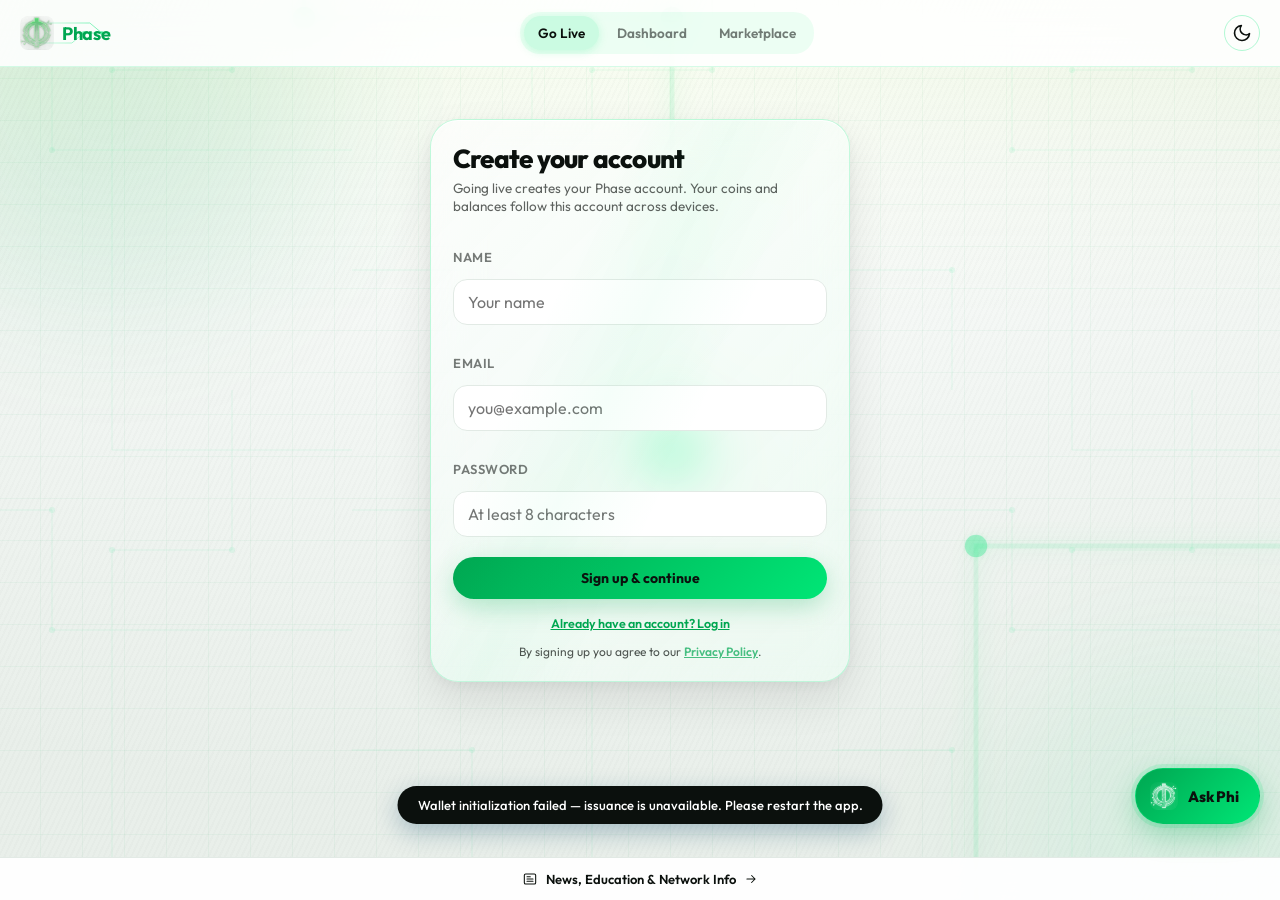
<file: index.html>
<!doctype html>
<html lang="en">
  <head>
    <meta charset="UTF-8" />
    <meta name="viewport" content="width=device-width, initial-scale=1.0, maximum-scale=1.0, user-scalable=no, viewport-fit=cover" />
    <meta name="theme-color" content="#e0f2fe" />
    <meta name="mobile-web-app-capable" content="yes" />
    <meta name="apple-mobile-web-app-capable" content="yes" />
    <meta name="apple-mobile-web-app-status-bar-style" content="default" />
    <title>Phase — Onchain Your Dreams</title>
    <meta name="description" content="Phase — onchain your dreams. Every person, business and asset on its own sovereign chain. Mint your coin from any AI agent chat.">
    <link rel="icon" type="image/png" href="./logo.png">
    <link rel="apple-touch-icon" href="./logo.png">
    <meta property="og:type" content="website">
    <meta property="og:site_name" content="Phase">
    <meta property="og:title" content="Phase — Onchain Your Dreams">
    <meta property="og:description" content="Every person, business and asset on its own sovereign chain. Mint your coin from any AI agent chat.">
    <meta property="og:image" content="https://phasebro.github.io/logo.png">
    <meta property="og:url" content="https://phasebro.github.io/">
    <meta name="twitter:card" content="summary">
    <meta name="twitter:title" content="Phase — Onchain Your Dreams">
    <meta name="twitter:description" content="Every person, business and asset on its own sovereign chain.">
    <meta name="twitter:image" content="https://phasebro.github.io/logo.png">
    <script>
      /* Pre-paint theme: apply the stored theme before React loads so dark
         mode never flashes light. Default (no stored value) is light. */
      try {
        if (localStorage.getItem("phase-theme") === "dark") document.documentElement.setAttribute("data-theme", "dark");
      } catch (e) {}
    </script>
    <script type="module" crossorigin src="./assets/index-DQWuhPqN.js"></script>
    <link rel="stylesheet" crossorigin href="./assets/index-py5SSqh6.css">
  </head>
  <body>
    <div id="root"></div>
  <!-- PHASE SPLASH: matrix rain + Φ logo reveal on open -->
<style>#phase-splash{z-index:99999;background:#040805;flex-direction:column;justify-content:center;align-items:center;animation:.5s 2.6s forwards phaseSplashHide;display:flex;position:fixed;inset:0;overflow:hidden}#phase-splash canvas{opacity:.55;width:100%;height:100%;position:absolute;inset:0}#phase-splash .plogo{background:linear-gradient(135deg,#00e676,#00a651 55%,#c9a227);color:#0000;filter:drop-shadow(0 0 26px #00e6768c);-webkit-background-clip:text;background-clip:text;line-height:1;animation:1.1s cubic-bezier(.2,.8,.25,1) both phaseLogoIn;position:relative}#phase-splash .pname{letter-spacing:9px;color:#fff;margin-top:10px;font-family:Outfit,system-ui,sans-serif;font-size:19px;font-weight:800;animation:1.1s cubic-bezier(.2,.8,.25,1) .15s both phaseLogoIn;position:relative}#phase-splash .ptag{letter-spacing:4px;color:#00e676;margin-top:6px;font-family:Outfit,system-ui,sans-serif;font-size:10.5px;animation:1.1s cubic-bezier(.2,.8,.25,1) .3s both phaseLogoIn;position:relative}@keyframes phaseLogoIn{0%{opacity:0;filter:blur(6px);transform:scale(.82)}to{opacity:1;filter:blur();transform:scale(1)}}@keyframes phaseSplashHide{to{opacity:0;visibility:hidden;pointer-events:none}}@media (prefers-reduced-motion:reduce){#phase-splash{display:none}}#phase-splash .plogo img{filter:drop-shadow(0 0 26px #00e6768c);width:190px;height:190px;display:block}</style>
<div id="phase-splash" aria-hidden="true">
  <canvas id="phase-matrix"></canvas>
  <div class="plogo"><img src="logo.png" alt="Phase"></div>
  <div class="pname">PHASE</div>
  <div class="ptag">ONCHAIN YOUR DREAMS</div>
</div>
<script>
(function(){
  try{
    var splash=document.getElementById('phase-splash'), cv=document.getElementById('phase-matrix');
    if(!splash||!cv){return;}
    if(window.matchMedia&&window.matchMedia('(prefers-reduced-motion: reduce)').matches){splash.remove();return;}
    var ctx=cv.getContext('2d'), W, H, cols, drops;
    var chars='Φ01<>/{}#$01Φ10';
    function size(){ W=cv.width=window.innerWidth; H=cv.height=window.innerHeight; cols=Math.floor(W/18); drops=[]; for(var i=0;i<cols;i++){ drops[i]=Math.random()*-40; } }
    size(); window.addEventListener('resize',size);
    ctx.font='15px monospace';
    var start=Date.now();
    var iv=setInterval(function(){
      ctx.fillStyle='rgba(4,8,5,0.16)'; ctx.fillRect(0,0,W,H);
      for(var i=0;i<cols;i++){
        var ch=chars[Math.floor(Math.random()*chars.length)];
        var x=i*18, y=drops[i]*18;
        ctx.fillStyle=Math.random()<0.06?'#c9a227':'#00e676';
        ctx.fillText(ch,x,y);
        ctx.fillStyle='rgba(0,166,81,0.55)';
        if(y>H&&Math.random()>0.976){ drops[i]=0; }
        drops[i]++;
      }
      if(Date.now()-start>2100){ clearInterval(iv); }
    },42);
    function kill(){ if(splash&&splash.parentNode){ splash.parentNode.removeChild(splash); } clearInterval(iv); }
    splash.addEventListener('click',kill);
    setTimeout(kill,2750);
  }catch(e){ var s=document.getElementById('phase-splash'); if(s){ s.style.display='none'; } }
})();
</script>

</body>
</html>
</file>
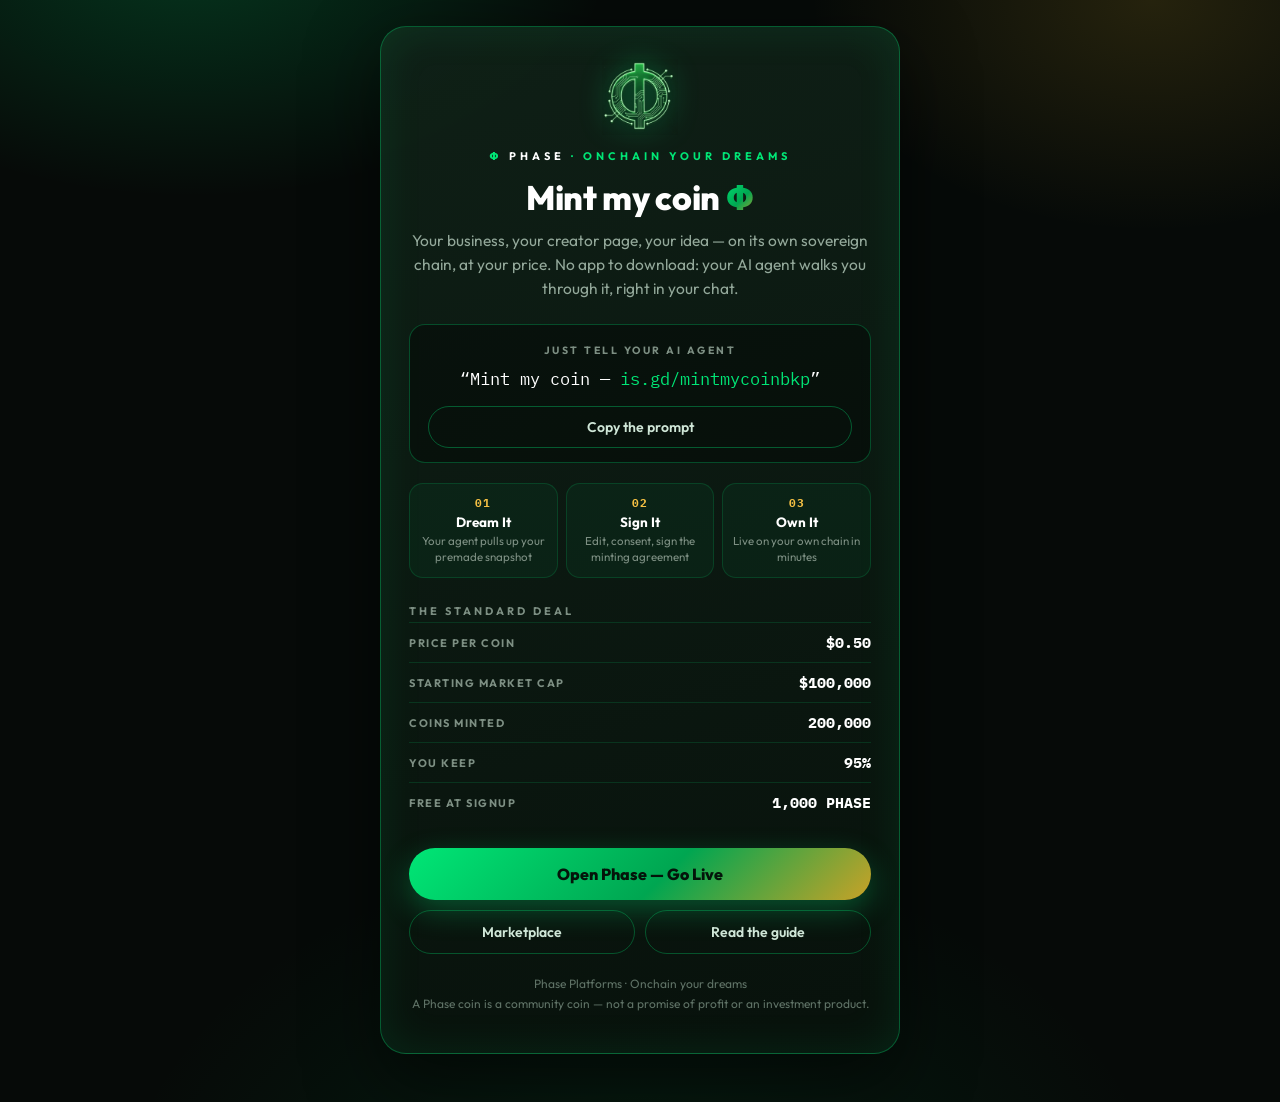
<file: mint.html>
<!DOCTYPE html>
<html lang="en">
<head>
<meta charset="utf-8">
<meta name="viewport" content="width=device-width, initial-scale=1">
<title>Mint My Coin — Phase</title>
<link rel="icon" type="image/png" href="/logo.png">
<link rel="apple-touch-icon" href="/logo.png">
<meta property="og:image" content="https://phasebro.github.io/logo.png">
<meta name="twitter:card" content="summary">
<meta name="twitter:image" content="https://phasebro.github.io/logo.png">
<meta name="description" content="Mint your own coin on Phase. Just tell your AI agent: Mint my coin. Your business, your chain, your price — live in minutes.">
<meta property="og:title" content="Mint My Coin — Phase">
<meta property="og:description" content="Every person, business and asset on its own chain. Onchain your dreams.">
<meta property="og:type" content="website">
<link rel="preconnect" href="https://fonts.googleapis.com">
<link href="https://fonts.googleapis.com/css2?family=Outfit:wght@400;600;700;800&family=IBM+Plex+Mono:wght@500;700&display=swap" rel="stylesheet">
<style>
  * { box-sizing: border-box; }
  :root { --lime:#00e676; --grn:#00a651; --gold:#c9a227; --gold2:#f5c044; }
  body { margin:0; min-height:100vh; font-family:'Outfit',system-ui,sans-serif; color:#e8f0ea;
         background:
           radial-gradient(700px 420px at 15% -5%, rgba(0,230,118,.20), transparent 60%),
           radial-gradient(620px 420px at 90% 0%, rgba(201,162,39,.16), transparent 55%),
           radial-gradient(900px 700px at 50% 115%, rgba(0,166,81,.14), transparent 60%),
           #060a08;
         display:flex; justify-content:center; padding:26px 14px 48px; }
  .card { width:100%; max-width:520px; position:relative; overflow:hidden;
          background:linear-gradient(165deg, rgba(16,34,24,.92), rgba(8,18,12,.96));
          border:1px solid rgba(0,230,118,.35); border-radius:26px; padding:32px 28px 28px;
          box-shadow:0 24px 70px rgba(0,0,0,.55), 0 0 44px rgba(0,230,118,.10) inset;
          animation: rise .7s cubic-bezier(.2,.8,.25,1) both; }
  @keyframes rise { from { opacity:0; transform:translateY(16px) scale(.985); } to { opacity:1; transform:none; } }
  .brand { text-align:center; color:var(--lime); font-size:11px; letter-spacing:4px; font-weight:700; }
  .brand b { color:#fff; }
  h1 { font-size:34px; line-height:1.1; margin:16px 0 0; color:#fff; font-weight:800; text-align:center; letter-spacing:-.01em; }
  h1 .phi { background:linear-gradient(135deg,#00e676,#00a651 55%,#c9a227); -webkit-background-clip:text; background-clip:text; color:transparent; }
  .sub { color:#93a89a; font-size:15.5px; line-height:1.55; margin:12px 0 0; text-align:center; }
  .prompt { margin-top:24px; background:rgba(0,0,0,.34); border:1px solid rgba(0,230,118,.28); border-radius:16px; padding:18px 18px 14px; }
  .prompt .plabel { font-size:10.5px; letter-spacing:2.5px; color:#7d8f83; font-weight:700; text-align:center; }
  .prompt .ptext { font-family:'IBM Plex Mono',monospace; font-size:16.5px; line-height:1.5; color:#fff; text-align:center; margin-top:10px; }
  .prompt .ptext .link { color:var(--lime); }
  .copy { display:block; width:100%; margin-top:14px; background:transparent; border:1px solid rgba(0,230,118,.35); color:#cfe6d7;
          padding:11px; border-radius:999px; font-family:inherit; font-weight:600; font-size:14px; cursor:pointer; }
  .steps { display:flex; gap:8px; margin-top:20px; }
  .step { flex:1; text-align:center; background:rgba(0,230,118,.05); border:1px solid rgba(0,230,118,.16); border-radius:14px; padding:12px 6px; }
  .step .n { font-family:'IBM Plex Mono',monospace; color:var(--gold2); font-size:11px; font-weight:700; letter-spacing:1px; }
  .step .t { color:#fff; font-weight:700; font-size:13.5px; margin-top:3px; }
  .step .d { color:#7d8f83; font-size:11.5px; margin-top:2px; line-height:1.4; }
  h2 { font-size:11px; letter-spacing:3px; color:#7d8f83; margin:26px 0 4px; font-weight:700; }
  table { width:100%; border-collapse:collapse; }
  td { padding:10px 0; border-top:1px solid rgba(0,230,118,.14); font-size:15px; }
  td.k { font-size:11px; letter-spacing:1.5px; color:#7d8f83; font-weight:700; }
  td.v { text-align:right; color:#fff; font-weight:700; font-family:'IBM Plex Mono',monospace; font-variant-numeric:tabular-nums; font-size:14.5px; }
  .cta { display:block; text-align:center; margin-top:26px; background:linear-gradient(135deg, var(--lime), var(--grn) 55%, var(--gold));
         color:#04140a; padding:16px; border-radius:999px; font-weight:800; font-size:16px; text-decoration:none;
         box-shadow:0 10px 30px rgba(0,230,118,.30); }
  .row2 { display:flex; gap:10px; margin-top:10px; }
  .btn2 { flex:1; display:block; text-align:center; background:transparent; border:1px solid rgba(0,230,118,.3); color:#cfe6d7;
          padding:12px; border-radius:999px; font-weight:600; font-size:14px; text-decoration:none; }
  .foot { text-align:center; color:#5f7266; font-size:12px; margin-top:20px; line-height:1.6; }
  @media (prefers-reduced-motion: reduce) { .card { animation:none; } }
</style>
</head>
<body>
<div class="card">
  <div style="text-align:center;margin-bottom:10px"><img src="logo.png" alt="Phase Φ" style="width:76px;height:76px;filter:drop-shadow(0 0 14px rgba(0,230,118,.45))"></div>
  <div class="brand">Φ <b>PHASE</b> · ONCHAIN YOUR DREAMS</div>
  <h1>Mint my coin <span class="phi">Φ</span></h1>
  <p class="sub">Your business, your creator page, your idea — on its own sovereign chain, at your price. No app to download: your AI agent walks you through it, right in your chat.</p>

  <div class="prompt">
    <div class="plabel">JUST TELL YOUR AI AGENT</div>
    <div class="ptext">&ldquo;Mint my coin — <span class="link">is.gd/mintmycoinbkp</span>&rdquo;</div>
    <button class="copy" id="copy" type="button">Copy the prompt</button>
  </div>

  <div class="steps">
    <div class="step"><div class="n">01</div><div class="t">Dream It</div><div class="d">Your agent pulls up your premade snapshot</div></div>
    <div class="step"><div class="n">02</div><div class="t">Sign It</div><div class="d">Edit, consent, sign the minting agreement</div></div>
    <div class="step"><div class="n">03</div><div class="t">Own It</div><div class="d">Live on your own chain in minutes</div></div>
  </div>

  <h2>THE STANDARD DEAL</h2>
  <table>
    <tr><td class="k">PRICE PER COIN</td><td class="v">$0.50</td></tr>
    <tr><td class="k">STARTING MARKET CAP</td><td class="v">$100,000</td></tr>
    <tr><td class="k">COINS MINTED</td><td class="v">200,000</td></tr>
    <tr><td class="k">YOU KEEP</td><td class="v">95%</td></tr>
    <tr><td class="k">FREE AT SIGNUP</td><td class="v">1,000 PHASE</td></tr>
  </table>

  <a class="cta" href="./">Open Phase — Go Live</a>
  <div class="row2">
    <a class="btn2" href="./?tab=market">Marketplace</a>
    <a class="btn2" href="https://is.gd/mintmycoinbkp" target="_blank" rel="noopener noreferrer">Read the guide</a>
  </div>

  <p class="foot">Phase Platforms · Onchain your dreams<br>A Phase coin is a community coin — not a promise of profit or an investment product.</p>
</div>
<script>
(function () {
  var btn = document.getElementById("copy");
  btn.addEventListener("click", function () {
    var text = "Mint my coin — is.gd/mintmycoinbkp";
    function done() { btn.textContent = "Copied ✓ — paste it to your agent"; setTimeout(function () { btn.textContent = "Copy the prompt"; }, 2600); }
    if (navigator.clipboard && navigator.clipboard.writeText) { navigator.clipboard.writeText(text).then(done).catch(done); }
    else {
      var ta = document.createElement("textarea"); ta.value = text; document.body.appendChild(ta);
      ta.select(); try { document.execCommand("copy"); } catch (e) {} document.body.removeChild(ta); done();
    }
  });
})();
</script>
<!-- PHASE SPLASH: matrix rain + Φ logo reveal on open -->
<style>
#phase-splash{position:fixed;inset:0;z-index:99999;background:#040805;display:flex;flex-direction:column;align-items:center;justify-content:center;overflow:hidden;animation:phaseSplashHide .5s ease 2.6s forwards}
#phase-splash canvas{position:absolute;inset:0;width:100%;height:100%;opacity:.55}
#phase-splash .plogo{position:relative;line-height:1;background:linear-gradient(135deg,#00e676,#00a651 55%,#c9a227);-webkit-background-clip:text;background-clip:text;color:transparent;filter:drop-shadow(0 0 26px rgba(0,230,118,.55));animation:phaseLogoIn 1.1s cubic-bezier(.2,.8,.25,1) both}
#phase-splash .pname{position:relative;margin-top:10px;font-family:'Outfit',system-ui,sans-serif;font-weight:800;letter-spacing:9px;font-size:19px;color:#fff;animation:phaseLogoIn 1.1s cubic-bezier(.2,.8,.25,1) .15s both}
#phase-splash .ptag{position:relative;margin-top:6px;font-family:'Outfit',system-ui,sans-serif;letter-spacing:4px;font-size:10.5px;color:#00e676;animation:phaseLogoIn 1.1s cubic-bezier(.2,.8,.25,1) .3s both}
@keyframes phaseLogoIn{from{opacity:0;transform:scale(.82);filter:blur(6px)}to{opacity:1;transform:scale(1);filter:blur(0)}}
@keyframes phaseSplashHide{to{opacity:0;visibility:hidden;pointer-events:none}}
@media (prefers-reduced-motion: reduce){#phase-splash{display:none}}
#phase-splash .plogo img{width:190px;height:190px;display:block;filter:drop-shadow(0 0 26px rgba(0,230,118,.55))}
</style>
<div id="phase-splash" aria-hidden="true">
  <canvas id="phase-matrix"></canvas>
  <div class="plogo"><img src="logo.png" alt="Phase"></div>
  <div class="pname">PHASE</div>
  <div class="ptag">ONCHAIN YOUR DREAMS</div>
</div>
<script>
(function(){
  try{
    var splash=document.getElementById('phase-splash'), cv=document.getElementById('phase-matrix');
    if(!splash||!cv){return;}
    if(window.matchMedia&&window.matchMedia('(prefers-reduced-motion: reduce)').matches){splash.remove();return;}
    var ctx=cv.getContext('2d'), W, H, cols, drops;
    var chars='Φ01<>/{}#$01Φ10';
    function size(){ W=cv.width=window.innerWidth; H=cv.height=window.innerHeight; cols=Math.floor(W/18); drops=[]; for(var i=0;i<cols;i++){ drops[i]=Math.random()*-40; } }
    size(); window.addEventListener('resize',size);
    ctx.font='15px monospace';
    var start=Date.now();
    var iv=setInterval(function(){
      ctx.fillStyle='rgba(4,8,5,0.16)'; ctx.fillRect(0,0,W,H);
      for(var i=0;i<cols;i++){
        var ch=chars[Math.floor(Math.random()*chars.length)];
        var x=i*18, y=drops[i]*18;
        ctx.fillStyle=Math.random()<0.06?'#c9a227':'#00e676';
        ctx.fillText(ch,x,y);
        ctx.fillStyle='rgba(0,166,81,0.55)';
        if(y>H&&Math.random()>0.976){ drops[i]=0; }
        drops[i]++;
      }
      if(Date.now()-start>2100){ clearInterval(iv); }
    },42);
    function kill(){ if(splash&&splash.parentNode){ splash.parentNode.removeChild(splash); } clearInterval(iv); }
    splash.addEventListener('click',kill);
    setTimeout(kill,2750);
  }catch(e){ var s=document.getElementById('phase-splash'); if(s){ s.style.display='none'; } }
})();
</script>

</body>
</html>
</file>
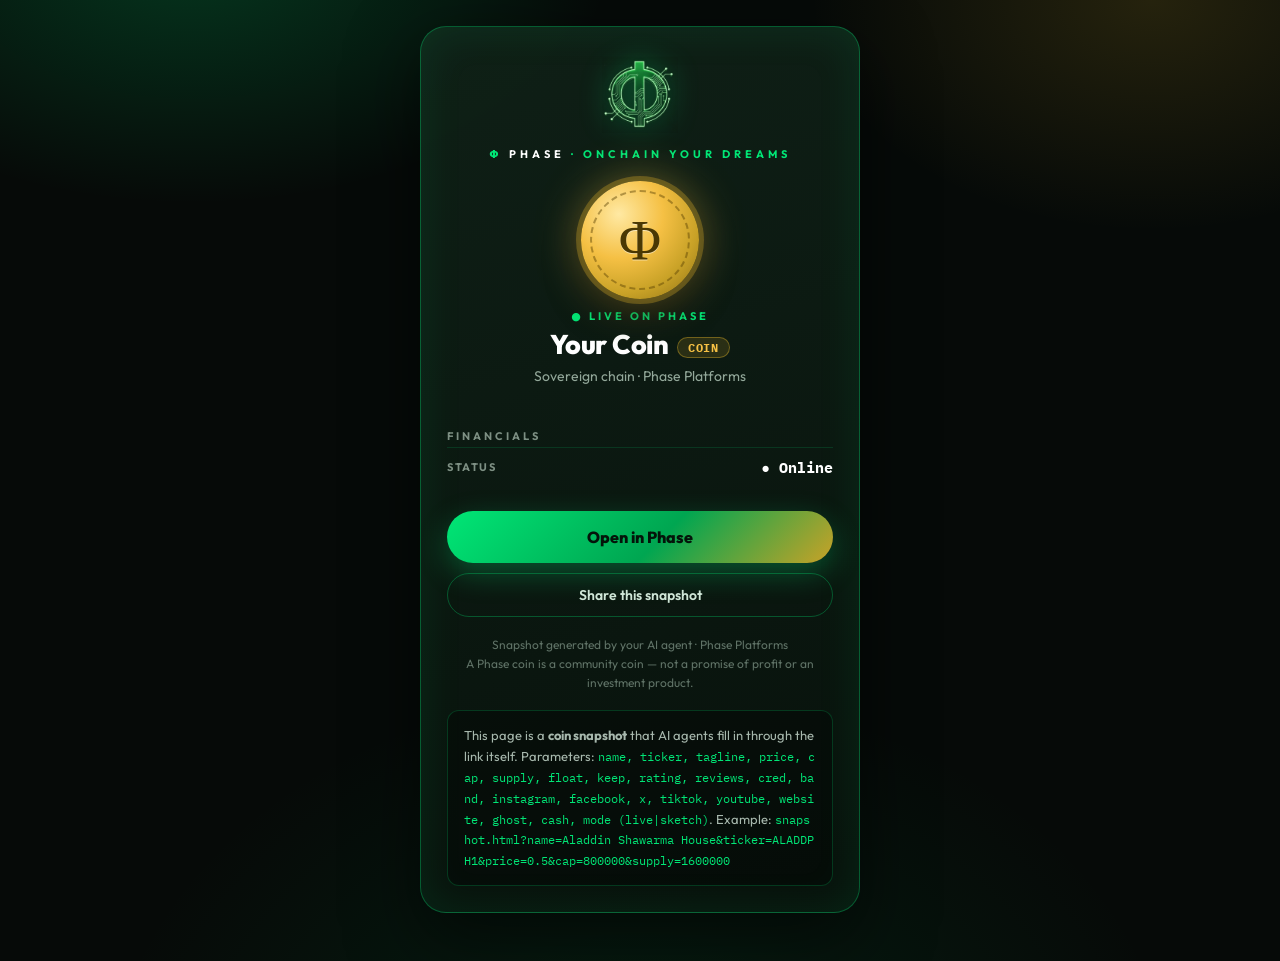
<file: snapshot.html>
<!DOCTYPE html>
<html lang="en">
<head>
<meta charset="utf-8">
<meta name="viewport" content="width=device-width, initial-scale=1">
<title>Phase — Coin Snapshot</title>
<link rel="icon" type="image/png" href="/logo.png">
<link rel="apple-touch-icon" href="/logo.png">
<meta property="og:image" content="https://phasebro.github.io/logo.png">
<meta name="twitter:card" content="summary">
<meta name="twitter:image" content="https://phasebro.github.io/logo.png">
<meta name="description" content="A Phase coin snapshot — generated by your AI agent. Onchain your dreams.">
<meta property="og:title" content="Phase — Coin Snapshot">
<meta property="og:description" content="Every person, business and asset on its own chain. Onchain your dreams.">
<meta property="og:type" content="website">
<link rel="preconnect" href="https://fonts.googleapis.com">
<link href="https://fonts.googleapis.com/css2?family=Outfit:wght@400;600;700;800&family=IBM+Plex+Mono:wght@500;700&display=swap" rel="stylesheet">
<style>
  * { box-sizing: border-box; }
  :root { --lime:#00e676; --grn:#00a651; --gold:#c9a227; --gold2:#f5c044; }
  body { margin:0; min-height:100vh; font-family:'Outfit',system-ui,sans-serif; color:#e8f0ea;
         background:
           radial-gradient(700px 420px at 15% -5%, rgba(0,230,118,.20), transparent 60%),
           radial-gradient(620px 420px at 90% 0%, rgba(201,162,39,.16), transparent 55%),
           radial-gradient(900px 700px at 50% 115%, rgba(0,166,81,.14), transparent 60%),
           #060a08;
         display:flex; justify-content:center; padding:26px 14px 48px; }
  .card { width:100%; max-width:440px; position:relative; overflow:hidden;
          background:linear-gradient(165deg, rgba(16,34,24,.92), rgba(8,18,12,.96));
          border:1px solid rgba(0,230,118,.35); border-radius:26px; padding:30px 26px 26px;
          box-shadow:0 24px 70px rgba(0,0,0,.55), 0 0 44px rgba(0,230,118,.10) inset;
          animation: rise .7s cubic-bezier(.2,.8,.25,1) both; }
  @keyframes rise { from { opacity:0; transform:translateY(16px) scale(.985); } to { opacity:1; transform:none; } }
  .brand { text-align:center; color:var(--lime); font-size:11px; letter-spacing:4px; font-weight:700; }
  .brand b { color:#fff; }
  .coinwrap { display:flex; justify-content:center; margin:20px 0 6px; }
  .coin { width:118px; height:118px; border-radius:50%; position:relative;
          background:radial-gradient(circle at 32% 28%, #ffe9a3, var(--gold2) 38%, var(--gold) 68%, #8a6d14);
          box-shadow:0 0 0 5px rgba(201,162,39,.35), 0 0 46px rgba(245,192,68,.45), 0 16px 34px rgba(0,0,0,.5);
          display:flex; align-items:center; justify-content:center;
          animation: breathe 3.2s ease-in-out infinite; }
  .coin::after { content:""; position:absolute; inset:9px; border-radius:50%; border:2px dashed rgba(90,66,4,.45); }
  .coin span { font-family:Georgia,serif; font-size:58px; color:#4a3803; text-shadow:0 1px 0 rgba(255,255,255,.5); }
  @keyframes breathe { 0%,100% { box-shadow:0 0 0 5px rgba(201,162,39,.35), 0 0 34px rgba(245,192,68,.35), 0 16px 34px rgba(0,0,0,.5);} 50% { box-shadow:0 0 0 5px rgba(201,162,39,.5), 0 0 62px rgba(245,192,68,.6), 0 16px 34px rgba(0,0,0,.5);} }
  .kicker { text-align:center; font-size:11px; letter-spacing:3px; color:var(--lime); margin:10px 0 6px; font-weight:700; }
  h1 { font-size:27px; line-height:1.14; margin:0; color:#fff; font-weight:800; text-align:center; letter-spacing:-.01em; }
  .ticker { display:inline-block; background:rgba(201,162,39,.16); color:var(--gold2); font-family:'IBM Plex Mono',monospace;
            font-size:12px; font-weight:700; padding:3px 10px; border-radius:999px; border:1px solid rgba(201,162,39,.45);
            vertical-align:middle; margin-left:8px; letter-spacing:.06em; }
  .sub { color:#93a89a; font-size:14px; margin:7px 0 0; text-align:center; }
  .chartwrap { margin:22px 0 2px; background:rgba(0,0,0,.28); border:1px solid rgba(0,230,118,.16); border-radius:16px; padding:14px 14px 10px; }
  .price-row { display:flex; justify-content:space-between; align-items:baseline; }
  .price-label { font-size:10px; letter-spacing:2px; color:#7d8f83; font-weight:700; }
  .price { font-size:21px; color:var(--gold2); font-family:'IBM Plex Mono',monospace; font-weight:700; font-variant-numeric:tabular-nums; }
  .legend { font-size:12px; color:#a7b8ad; margin-top:5px; }
  .tagline { font-size:18px; line-height:1.4; color:#fff; margin:18px 0 0; font-weight:600; text-align:center; }
  .links { margin-top:18px; display:flex; flex-wrap:wrap; gap:8px; justify-content:center; }
  .btn { display:inline-block; text-align:center; padding:10px 15px; border-radius:999px; font-size:13.5px; font-weight:600;
         text-decoration:none; border:1px solid rgba(0,230,118,.35); color:#e8f0ea; background:rgba(0,230,118,.05); }
  .btn.rating { color:var(--gold2); border-color:rgba(201,162,39,.5); background:rgba(201,162,39,.07); }
  h2 { font-size:11px; letter-spacing:3px; color:#7d8f83; margin:26px 0 4px; font-weight:700; }
  table { width:100%; border-collapse:collapse; }
  td { padding:10px 0; border-top:1px solid rgba(0,230,118,.14); font-size:15px; }
  td.k { font-size:11px; letter-spacing:1.5px; color:#7d8f83; font-weight:700; }
  td.v { text-align:right; color:#fff; font-weight:700; font-family:'IBM Plex Mono',monospace; font-variant-numeric:tabular-nums; font-size:14.5px; }
  .cta { display:block; text-align:center; margin-top:24px; background:linear-gradient(135deg, var(--lime), var(--grn) 55%, var(--gold));
         color:#04140a; padding:16px; border-radius:999px; font-weight:800; font-size:16px; text-decoration:none;
         box-shadow:0 10px 30px rgba(0,230,118,.30); }
  .share { display:block; width:100%; margin-top:10px; background:transparent; border:1px solid rgba(0,230,118,.3); color:#cfe6d7;
           padding:12px; border-radius:999px; font-family:inherit; font-weight:600; font-size:14px; cursor:pointer; }
  .foot { text-align:center; color:#5f7266; font-size:12px; margin-top:18px; line-height:1.6; }
  .note { background:rgba(0,0,0,.3); border:1px solid rgba(0,230,118,.2); border-radius:12px; padding:14px 16px;
          font-size:13px; line-height:1.6; color:#a7b8ad; margin-top:18px; word-break:break-all; }
  .note code { color:var(--lime); font-family:'IBM Plex Mono',monospace; font-size:12px; }
  @media (prefers-reduced-motion: reduce) { .coin, .card { animation:none; } }
</style>
</head>
<body>
<div class="card" id="card">
  <div style="text-align:center;margin-bottom:10px"><img src="logo.png" alt="Phase Φ" style="width:76px;height:76px;filter:drop-shadow(0 0 14px rgba(0,230,118,.45))"></div>
  <div class="brand">Φ <b>PHASE</b> · ONCHAIN YOUR DREAMS</div>
  <div class="coinwrap"><div class="coin"><span>Φ</span></div></div>
  <p class="kicker" id="kicker">● LIVE ON PHASE</p>
  <h1><span id="name">Your Coin</span><span class="ticker" id="ticker">COIN</span></h1>
  <p class="sub" id="subline">Sovereign chain · Phase Platforms</p>
  <div class="chartwrap" id="chartwrap" style="display:none">
    <div class="price-row"><span class="price-label">PRICE · LAST 30 DAYS</span><span class="price" id="chartprice"></span></div>
    <svg id="chart" width="100%" height="92" preserveAspectRatio="none" style="display:block;margin-top:6px"></svg>
    <div class="legend"><span style="color:#f5c044">—</span> cash price &nbsp; <span style="color:#94a3b8">···</span> swap-implied (ghost)</div>
  </div>
  <p class="tagline" id="tagline" style="display:none"></p>
  <div class="links" id="links"></div>
  <h2>FINANCIALS</h2>
  <table id="fin"></table>
  <a class="cta" id="cta" href="https://phasebro.github.io/?tab=market">Open in Phase</a>
  <button class="share" id="share" type="button">Share this snapshot</button>
  <p class="foot">Snapshot generated by your AI agent · Phase Platforms<br>A Phase coin is a community coin — not a promise of profit or an investment product.</p>
  <div class="note" id="note" style="display:none"></div>
</div>
<script>
(function () {
  var q = new URLSearchParams(location.search);
  var $ = function (id) { return document.getElementById(id); };
  function txt(id, v) { if (v) $(id).textContent = v; }
  function trim(x) { return (Math.round(x * 10) / 10).toString(); }
  function money(n) {
    n = parseFloat(n); if (!isFinite(n)) return null;
    if (n >= 1e6) return "$" + trim(n / 1e6) + "M";
    if (n >= 1e4) return "$" + trim(n / 1e3) + "K";
    return "$" + n.toLocaleString("en-US", { maximumFractionDigits: 0 });
  }
  function units(n) {
    n = parseFloat(n); if (!isFinite(n)) return null;
    if (n >= 1e6) return trim(n / 1e6) + "M";
    if (n >= 1e3) return trim(n / 1e3) + "K";
    return String(Math.round(n));
  }
  function safeUrl(u) { return /^https?:\/\//i.test(u || "") ? u : null; }

  var name = q.get("name") || "Your Coin";
  var ticker = (q.get("ticker") || "COIN").toUpperCase();
  var mode = (q.get("mode") || "live").toLowerCase();
  txt("name", name); txt("ticker", ticker);
  document.title = name + " (" + ticker + ") — Phase Snapshot";
  $("kicker").textContent = mode === "sketch" ? "SNAPSHOT · PREVIEW" : "● LIVE ON PHASE";
  if (mode === "sketch") txt("subline", "Preview — adjust any number, then mint it for real");

  var tagline = q.get("tagline");
  if (tagline) { $("tagline").style.display = "block"; txt("tagline", tagline); }

  function series(key) {
    var raw = q.get(key); if (!raw) return null;
    var pts = raw.split(",").map(parseFloat).filter(function (v) { return isFinite(v) && v > 0; });
    return pts.length ? pts : null;
  }
  var cash = series("cash"), ghost = series("ghost");
  if (cash || ghost) {
    $("chartwrap").style.display = "block";
    var price = q.get("price");
    if (price) $("chartprice").textContent = "$" + Number(price).toFixed(2);
    var all = (cash || []).concat(ghost || []);
    var min = Math.min.apply(null, all), max = Math.max.apply(null, all);
    if (min === max) { min *= 0.95; max *= 1.05; }
    var W = 380, H = 92, pad = 6;
    function path(pts, color, dash, id) {
      if (!pts) return "";
      var step = pts.length > 1 ? (W - pad * 2) / (pts.length - 1) : 0;
      var d = pts.map(function (v, i) {
        var x = pts.length > 1 ? pad + step * i : W / 2;
        var y = H - pad - ((v - min) / (max - min)) * (H - pad * 2);
        return (i ? "L" : "M") + x.toFixed(1) + " " + y.toFixed(1);
      }).join(" ");
      return '<path id="' + id + '" d="' + d + '" fill="none" stroke="' + color + '" stroke-width="2.2" stroke-linecap="round"' + (dash ? ' stroke-dasharray="4 3"' : "") + "/>";
    }
    $("chart").innerHTML = path(ghost, "#94a3b8", true, "gpath") + path(cash, "#f5c044", false, "cpath");
    ["cpath", "gpath"].forEach(function (id) {
      var p = document.getElementById(id); if (!p || id === "gpath") return;
      try { var L = p.getTotalLength(); p.style.strokeDasharray = L; p.style.strokeDashoffset = L;
        p.getBoundingClientRect(); p.style.transition = "stroke-dashoffset 1.4s ease .2s"; p.style.strokeDashoffset = "0"; } catch (e) {}
    });
  }

  var links = $("links");
  function addBtn(label, url, cls) {
    var u = safeUrl(url); if (!u) return;
    var a = document.createElement("a");
    a.className = "btn" + (cls ? " " + cls : ""); a.href = u; a.target = "_blank"; a.rel = "noopener noreferrer";
    a.textContent = label; links.appendChild(a);
  }
  var rating = parseFloat(q.get("rating")), reviews = parseInt(q.get("reviews") || "0", 10);
  if (isFinite(rating) && rating > 0) {
    addBtn("★ " + rating.toFixed(1) + (reviews > 0 ? " · " + reviews.toLocaleString("en-US") + " Google reviews" : " · Google rating"),
      "https://www.google.com/maps/search/" + encodeURIComponent(name), "rating");
  }
  [["instagram", "Instagram"], ["facebook", "Facebook"], ["x", "X"], ["tiktok", "TikTok"], ["youtube", "YouTube"]].forEach(function (p) {
    addBtn(p[1] + " ↗", q.get(p[0]), "");
  });
  addBtn("Website ↗", q.get("website"), "");

  var fin = $("fin");
  function row(k, v) {
    if (v == null || v === "") return;
    var tr = document.createElement("tr");
    var a = document.createElement("td"); a.className = "k"; a.textContent = k;
    var b = document.createElement("td"); b.className = "v"; b.textContent = v;
    tr.appendChild(a); tr.appendChild(b); fin.appendChild(tr);
  }
  var price = q.get("price");
  row("PRICE PER COIN", price ? "$" + Number(price).toFixed(2) : null);
  row("MARKET CAP", q.get("cap") ? money(q.get("cap")) : null);
  row("TOTAL SUPPLY", q.get("supply") ? units(q.get("supply")) : null);
  if (q.get("float")) row("AVAILABLE TO BUY", units(q.get("float")) + " " + ticker);
  if (q.get("keep")) row("YOU KEEP", q.get("keep"));
  if (q.get("cred")) row("PHASE CRED", q.get("cred") + (q.get("band") ? " · " + q.get("band") : ""));
  row("STATUS", mode === "sketch" ? "Preview — not minted yet" : "● Online");

  var app = safeUrl(q.get("app"));
  $("cta").href = app || ("https://phasebro.github.io/?tab=market&coin=" + encodeURIComponent(ticker));

  $("share").addEventListener("click", function () {
    var data = { title: document.title, text: name + " (" + ticker + ") on Phase — onchain your dreams", url: location.href };
    if (navigator.share) { navigator.share(data).catch(function () {}); }
    else if (navigator.clipboard) { navigator.clipboard.writeText(location.href); $("share").textContent = "Link copied ✓"; }
  });

  if (!location.search) {
    var n = $("note"); n.style.display = "block";
    n.innerHTML = "This page is a <b>coin snapshot</b> that AI agents fill in through the link itself. " +
      "Parameters: <code>name, ticker, tagline, price, cap, supply, float, keep, rating, reviews, cred, band, " +
      "instagram, facebook, x, tiktok, youtube, website, ghost, cash, mode (live|sketch)</code>. " +
      "Example: <code>snapshot.html?name=Aladdin Shawarma House&amp;ticker=ALADDPH1&amp;price=0.5&amp;cap=800000&amp;supply=1600000</code>";
  }
})();
</script>
<!-- PHASE SPLASH: matrix rain + Φ logo reveal on open -->
<style>
#phase-splash{position:fixed;inset:0;z-index:99999;background:#040805;display:flex;flex-direction:column;align-items:center;justify-content:center;overflow:hidden;animation:phaseSplashHide .5s ease 2.6s forwards}
#phase-splash canvas{position:absolute;inset:0;width:100%;height:100%;opacity:.55}
#phase-splash .plogo{position:relative;line-height:1;background:linear-gradient(135deg,#00e676,#00a651 55%,#c9a227);-webkit-background-clip:text;background-clip:text;color:transparent;filter:drop-shadow(0 0 26px rgba(0,230,118,.55));animation:phaseLogoIn 1.1s cubic-bezier(.2,.8,.25,1) both}
#phase-splash .pname{position:relative;margin-top:10px;font-family:'Outfit',system-ui,sans-serif;font-weight:800;letter-spacing:9px;font-size:19px;color:#fff;animation:phaseLogoIn 1.1s cubic-bezier(.2,.8,.25,1) .15s both}
#phase-splash .ptag{position:relative;margin-top:6px;font-family:'Outfit',system-ui,sans-serif;letter-spacing:4px;font-size:10.5px;color:#00e676;animation:phaseLogoIn 1.1s cubic-bezier(.2,.8,.25,1) .3s both}
@keyframes phaseLogoIn{from{opacity:0;transform:scale(.82);filter:blur(6px)}to{opacity:1;transform:scale(1);filter:blur(0)}}
@keyframes phaseSplashHide{to{opacity:0;visibility:hidden;pointer-events:none}}
@media (prefers-reduced-motion: reduce){#phase-splash{display:none}}
#phase-splash .plogo img{width:190px;height:190px;display:block;filter:drop-shadow(0 0 26px rgba(0,230,118,.55))}
</style>
<div id="phase-splash" aria-hidden="true">
  <canvas id="phase-matrix"></canvas>
  <div class="plogo"><img src="logo.png" alt="Phase"></div>
  <div class="pname">PHASE</div>
  <div class="ptag">ONCHAIN YOUR DREAMS</div>
</div>
<script>
(function(){
  try{
    var splash=document.getElementById('phase-splash'), cv=document.getElementById('phase-matrix');
    if(!splash||!cv){return;}
    if(window.matchMedia&&window.matchMedia('(prefers-reduced-motion: reduce)').matches){splash.remove();return;}
    var ctx=cv.getContext('2d'), W, H, cols, drops;
    var chars='Φ01<>/{}#$01Φ10';
    function size(){ W=cv.width=window.innerWidth; H=cv.height=window.innerHeight; cols=Math.floor(W/18); drops=[]; for(var i=0;i<cols;i++){ drops[i]=Math.random()*-40; } }
    size(); window.addEventListener('resize',size);
    ctx.font='15px monospace';
    var start=Date.now();
    var iv=setInterval(function(){
      ctx.fillStyle='rgba(4,8,5,0.16)'; ctx.fillRect(0,0,W,H);
      for(var i=0;i<cols;i++){
        var ch=chars[Math.floor(Math.random()*chars.length)];
        var x=i*18, y=drops[i]*18;
        ctx.fillStyle=Math.random()<0.06?'#c9a227':'#00e676';
        ctx.fillText(ch,x,y);
        ctx.fillStyle='rgba(0,166,81,0.55)';
        if(y>H&&Math.random()>0.976){ drops[i]=0; }
        drops[i]++;
      }
      if(Date.now()-start>2100){ clearInterval(iv); }
    },42);
    function kill(){ if(splash&&splash.parentNode){ splash.parentNode.removeChild(splash); } clearInterval(iv); }
    splash.addEventListener('click',kill);
    setTimeout(kill,2750);
  }catch(e){ var s=document.getElementById('phase-splash'); if(s){ s.style.display='none'; } }
})();
</script>

</body>
</html>
</file>
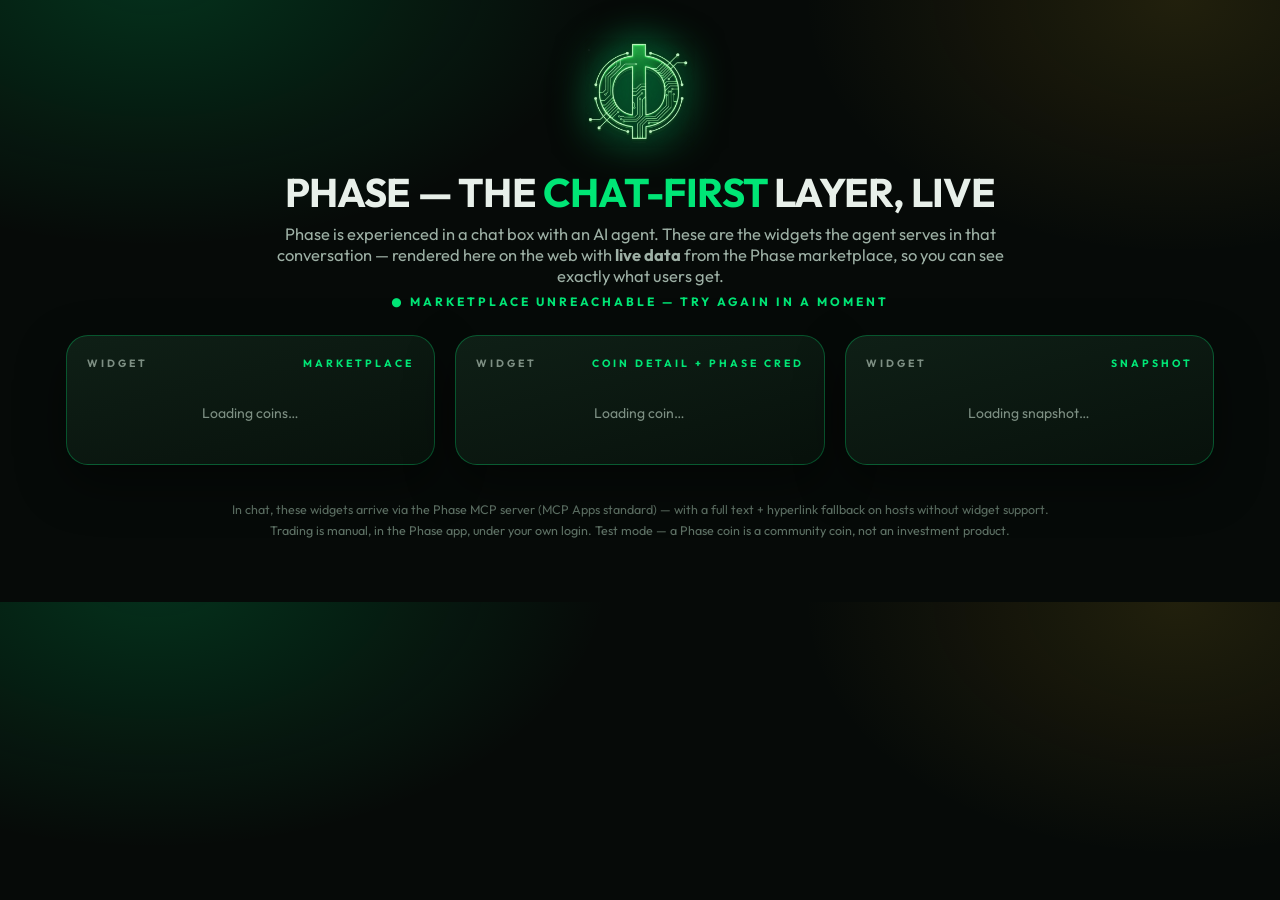
<file: widgets.html>
<!DOCTYPE html>
<html lang="en">
<head>
<meta charset="utf-8">
<meta name="viewport" content="width=device-width, initial-scale=1">
<title>Phase — Chat Widgets, Live</title>
<link rel="icon" type="image/png" href="/logo.png">
<link rel="apple-touch-icon" href="/logo.png">
<meta property="og:image" content="https://phasebro.github.io/logo.png">
<meta name="twitter:card" content="summary">
<meta name="twitter:image" content="https://phasebro.github.io/logo.png">
<meta name="description" content="The Phase chat-first layer: live widgets your AI agent serves in the chat box — marketplace, coin detail, Phase Cred, snapshot.">
<link rel="preconnect" href="https://fonts.googleapis.com">
<link href="https://fonts.googleapis.com/css2?family=Outfit:wght@400;600;700;800&family=IBM+Plex+Mono:wght@500;700&display=swap" rel="stylesheet">
<style>
  * { box-sizing:border-box; }
  :root { --lime:#00e676; --grn:#00a651; --gold:#c9a227; --gold2:#f5c044; }
  body { margin:0; font-family:'Outfit',system-ui,sans-serif; color:#e8f0ea;
    background: radial-gradient(760px 460px at 12% -5%, rgba(0,230,118,.18), transparent 60%),
                radial-gradient(680px 460px at 92% 0%, rgba(201,162,39,.14), transparent 55%), #060a08; }
  .wrap { max-width:1180px; margin:0 auto; padding:38px 16px 60px; }
  .phi { font-family:Georgia,serif; font-size:64px; line-height:1; text-align:center;
         background:linear-gradient(135deg,var(--lime),var(--grn) 55%,var(--gold)); -webkit-background-clip:text; background-clip:text; color:transparent;
         filter:drop-shadow(0 0 18px rgba(0,230,118,.35)); }
  h1 { text-align:center; font-size:clamp(26px,5vw,40px); margin:8px 0 6px; letter-spacing:-.02em; }
  h1 em { font-style:normal; color:var(--lime); }
  .sub { text-align:center; color:#9db0a5; max-width:760px; margin:0 auto 8px; font-size:16.5px; }
  .live { text-align:center; color:var(--lime); font-size:12px; letter-spacing:3px; font-weight:700; margin-bottom:26px; }
  .grid { display:grid; grid-template-columns:repeat(auto-fit,minmax(330px,1fr)); gap:20px; align-items:start; }
  .widget { background:linear-gradient(165deg, rgba(16,34,24,.92), rgba(8,18,12,.96));
            border:1px solid rgba(0,230,118,.30); border-radius:22px; padding:20px;
            box-shadow:0 18px 50px rgba(0,0,0,.45); animation:rise .6s cubic-bezier(.2,.8,.25,1) both; }
  @keyframes rise { from { opacity:0; transform:translateY(12px);} to { opacity:1; transform:none;} }
  .wlabel { font-size:10.5px; letter-spacing:3px; color:#7d8f83; font-weight:700; margin-bottom:12px; display:flex; justify-content:space-between; }
  .wlabel b { color:var(--lime); }
  .mono-num { font-family:'IBM Plex Mono',monospace; font-variant-numeric:tabular-nums; }
  .search { width:100%; background:rgba(0,0,0,.35); border:1px solid rgba(0,230,118,.25); border-radius:12px;
            color:#fff; padding:11px 14px; font-family:inherit; font-size:15px; margin-bottom:12px; outline:none; }
  .row { display:flex; align-items:center; gap:11px; padding:10px 6px; border-top:1px solid rgba(0,230,118,.10); cursor:pointer; border-radius:10px; }
  .row:hover { background:rgba(0,230,118,.05); }
  .ava { flex:0 0 auto; width:40px; height:40px; border-radius:12px; display:flex; align-items:center; justify-content:center;
         font-weight:800; font-size:14px; color:#04140a; }
  .rname { font-weight:700; font-size:15px; color:#fff; line-height:1.2; }
  .rtick { font-size:11px; color:#93a89a; font-family:'IBM Plex Mono',monospace; letter-spacing:.05em; }
  .rprice { margin-left:auto; text-align:right; }
  .credchip { font-size:10.5px; font-weight:700; padding:2px 8px; border-radius:999px; border:1px solid; }
  .stats { display:grid; grid-template-columns:1fr 1fr; gap:10px 16px; margin-top:14px; }
  .stat .k { font-size:10px; letter-spacing:2px; color:#7d8f83; font-weight:700; }
  .stat .v { font-size:17px; font-weight:700; color:#fff; }
  .ring-wrap { display:flex; gap:18px; align-items:center; }
  .earn { margin:12px 0 0; padding:0; list-style:none; font-size:14px; }
  .earn li { padding:5px 0; color:#cfe6d7; } .earn li::before { content:"✓ "; color:var(--lime); font-weight:800; }
  .flag { color:#fda4af; font-size:13.5px; margin-top:8px; }
  .cta { display:block; text-align:center; margin-top:16px; background:linear-gradient(135deg, var(--lime), var(--grn) 55%, var(--gold));
         color:#04140a; padding:13px; border-radius:999px; font-weight:800; font-size:15px; text-decoration:none; }
  .ghost-btn { display:block; text-align:center; margin-top:9px; border:1px solid rgba(0,230,118,.3); color:#cfe6d7;
               padding:11px; border-radius:999px; font-weight:600; font-size:14px; text-decoration:none; }
  .skel { color:#7d8f83; font-size:14px; padding:22px 0; text-align:center; }
  footer { text-align:center; color:#5f7266; font-size:12.5px; margin-top:34px; line-height:1.7; }
  @media (prefers-reduced-motion: reduce) { .widget { animation:none; } }
</style>
</head>
<body>
<div class="wrap">
  <div class="phi"><img src="logo.png" alt="Phase Φ" style="width:110px;height:110px;filter:drop-shadow(0 0 20px rgba(0,230,118,.5))"></div>
  <h1>PHASE — THE <em>CHAT-FIRST</em> LAYER, LIVE</h1>
  <p class="sub">Phase is experienced in a chat box with an AI agent. These are the widgets the agent serves in that conversation — rendered here on the web with <strong>live data</strong> from the Phase marketplace, so you can see exactly what users get.</p>
  <div class="live" id="liveline">● CONNECTING TO THE MARKETPLACE…</div>
  <div class="grid">
    <div class="widget" id="w-market"><div class="wlabel"><span>WIDGET</span><b>MARKETPLACE</b></div><div class="skel">Loading coins…</div></div>
    <div class="widget" id="w-coin"><div class="wlabel"><span>WIDGET</span><b>COIN DETAIL + PHASE CRED</b></div><div class="skel">Loading coin…</div></div>
    <div class="widget" id="w-snap"><div class="wlabel"><span>WIDGET</span><b>SNAPSHOT</b></div><div class="skel">Loading snapshot…</div></div>
  </div>
  <footer>In chat, these widgets arrive via the Phase MCP server (MCP Apps standard) — with a full text + hyperlink fallback on hosts without widget support.<br>Trading is manual, in the Phase app, under your own login. Test mode — a Phase coin is a community coin, not an investment product.</footer>
</div>
<script>
(function () {
  var API = "https://phase-backend.onrender.com/api/v1/marketplace/coins";
  var APP = "https://phasebro.github.io/";
  var BAND = { meme:"#94a3b8", emerging:"#38bdf8", established:"#2dd4bf", proven:"#00e676", phase:"#f5c044" };
  var TIER = { pale:"#e7d27a", amber:"#f5a623", bronze:"#d08a4e", silver:"#cfd8dc", gold:"#f5c044" };
  function $(id){ return document.getElementById(id); }
  function esc(s){ return String(s==null?"":s).replace(/[&<>"']/g, function(c){ return {"&":"&amp;","<":"&lt;",">":"&gt;",'"':"&quot;","'":"&#39;"}[c]; }); }
  function trim(x){ return (Math.round(x*10)/10).toString(); }
  function money(n){ n=parseFloat(n); if(!isFinite(n)) return "—"; if(n>=1e6) return "$"+trim(n/1e6)+"M"; if(n>=1e4) return "$"+trim(n/1e3)+"K"; return "$"+n.toLocaleString("en-US",{maximumFractionDigits:0}); }
  function units(n){ n=parseFloat(n); if(!isFinite(n)) return "—"; if(n>=1e6) return trim(n/1e6)+"M"; if(n>=1e3) return trim(n/1e3)+"K"; return String(Math.round(n)); }
  function initials(name){ return (name||"Φ").replace(/[^A-Za-z ]/g,"").split(" ").filter(Boolean).slice(0,2).map(function(w){return w[0];}).join("").toUpperCase() || "Φ"; }
  function spark(cash, ghost, w, h) {
    var all = (cash||[]).concat(ghost||[]); if (!all.length) return "";
    var min = Math.min.apply(null, all), max = Math.max.apply(null, all);
    if (min === max) { min *= 0.95; max *= 1.05; }
    function path(pts, color, dash) {
      if (!pts || !pts.length) return "";
      var step = pts.length > 1 ? w / (pts.length - 1) : 0;
      var d = pts.map(function (v, i) { var x = pts.length > 1 ? step * i : w / 2; var y = h - 2 - ((v - min) / (max - min)) * (h - 4); return (i ? "L" : "M") + x.toFixed(1) + " " + y.toFixed(1); }).join(" ");
      return '<path d="' + d + '" fill="none" stroke="' + color + '" stroke-width="1.8"' + (dash ? ' stroke-dasharray="3 2.4"' : "") + "/>";
    }
    return '<svg width="' + w + '" height="' + h + '">' + path(ghost, "#94a3b8", true) + path(cash, "#f5c044", false) + "</svg>";
  }
  function bigChart(cash, ghost) {
    var all = (cash||[]).concat(ghost||[]); if (!all.length) return '<div class="skel">No trades yet — asking price only.</div>';
    var W = 520, H = 150, pad = 8, min = Math.min.apply(null, all), max = Math.max.apply(null, all);
    if (min === max) { min *= 0.95; max *= 1.05; }
    function path(pts, color, dash) {
      if (!pts || !pts.length) return "";
      var step = pts.length > 1 ? (W - pad * 2) / (pts.length - 1) : 0;
      var d = pts.map(function (v, i) { var x = pts.length > 1 ? pad + step * i : W / 2; var y = H - pad - ((v - min) / (max - min)) * (H - pad * 2); return (i ? "L" : "M") + x.toFixed(1) + " " + y.toFixed(1); }).join(" ");
      return '<path d="' + d + '" fill="none" stroke="' + color + '" stroke-width="2.4" stroke-linecap="round"' + (dash ? ' stroke-dasharray="5 4"' : "") + "/>";
    }
    return '<svg viewBox="0 0 ' + W + ' ' + H + '" width="100%">' + path(ghost, "#94a3b8", true) + path(cash, "#f5c044", false) + "</svg>" +
      '<div style="font-size:12px;color:#a7b8ad"><span style="color:#f5c044">—</span> cash price &nbsp; <span style="color:#94a3b8">···</span> swap-implied (ghost)</div>';
  }

  fetch(API).then(function (r) { return r.json(); }).then(function (d) {
    var coins = (d.coins || []).filter(function (c) { return c.online !== false; });
    $("liveline").textContent = "● LIVE — " + coins.length + " COINS ON THE MARKETPLACE";
    coins.sort(function (a, b) { return (b.volumePctFloat || 0) - (a.volumePctFloat || 0); });

    // ---- Marketplace widget
    var mw = $("w-market");
    function renderMarket(list) {
      var html = '<div class="wlabel"><span>WIDGET</span><b>MARKETPLACE</b></div>' +
        '<input class="search" id="msearch" type="search" placeholder="Search coins…" value="' + esc(mw.dataset.q || "") + '">' +
        '<div style="font-size:12px;color:#7d8f83;margin-bottom:4px">Most active first · tap a coin to open it in Phase</div>';
      list.slice(0, 10).forEach(function (c) {
        var band = (c.legitimacy && c.legitimacy.band) || "meme";
        var col = BAND[band] || "#94a3b8";
        html += '<div class="row" data-tick="' + esc(c.ticker) + '">' +
          '<div class="ava" style="background:linear-gradient(135deg,' + col + ',#0c1710)">' + esc(initials(c.name)) + "</div>" +
          '<div><div class="rname">' + esc(c.name) + '</div><div class="rtick">' + esc(c.ticker) + " · cap " + money(c.priceUsd * parseFloat(c.supply || 0)) + "</div></div>" +
          '<div class="rprice">' + spark(c.priceSeries30d, c.ghostSeries30d, 74, 26) +
          '<div class="mono-num" style="font-weight:700;color:' + (TIER[c.volumeTier] || "#f5c044") + '">$' + Number(c.priceUsd).toFixed(2) + "</div>" +
          '<span class="credchip" style="color:' + col + ";border-color:" + col + '">CRED ' + ((c.legitimacy && c.legitimacy.score) || 0) + "</span></div></div>";
      });
      mw.innerHTML = html || '<div class="skel">No coins match.</div>';
      var s = $("msearch");
      s.addEventListener("input", function () {
        mw.dataset.q = s.value;
        var q = s.value.trim().toLowerCase();
        renderMarket(q ? coins.filter(function (c) { return (c.name + " " + c.ticker).toLowerCase().indexOf(q) >= 0; }) : coins);
        var ns = $("msearch"); ns.focus(); ns.setSelectionRange(ns.value.length, ns.value.length);
      });
      Array.prototype.forEach.call(mw.querySelectorAll(".row"), function (r) {
        r.addEventListener("click", function () { location.href = APP + "?tab=market&coin=" + encodeURIComponent(r.dataset.tick); });
      });
    }
    renderMarket(coins);

    // ---- Coin detail + Cred widget: highest-Cred coin
    var top = coins.slice().sort(function (a, b) { return ((b.legitimacy || {}).score || 0) - ((a.legitimacy || {}).score || 0); })[0];
    var leg = top.legitimacy || { score: 0, band: "meme", earned: [], redFlags: [] };
    var bcol = BAND[leg.band] || "#94a3b8";
    var C = 2 * Math.PI * 44, off = C * (1 - (leg.score || 0) / 100);
    var earned = (leg.earned || []).map(function (e) { return "<li>" + esc(e.label) + "</li>"; }).join("");
    var flags = (leg.redFlags || []).map(function (f) { return '<div class="flag">⚠ ' + esc(f.label) + " — Cred capped at Meme until resolved.</div>"; }).join("");
    $("w-coin").innerHTML = '<div class="wlabel"><span>WIDGET</span><b>COIN DETAIL + PHASE CRED</b></div>' +
      '<div style="display:flex;gap:11px;align-items:center"><div class="ava" style="width:46px;height:46px;font-size:16px;background:linear-gradient(135deg,' + bcol + ',#0c1710)">' + esc(initials(top.name)) + "</div>" +
      '<div><div class="rname" style="font-size:18px">' + esc(top.name) + '</div><div class="rtick">' + esc(top.ticker) + " · " + esc(top.category || "") + "</div></div>" +
      '<div class="rprice"><div class="mono-num" style="font-size:20px;font-weight:700;color:' + (TIER[top.volumeTier] || "#f5c044") + '">$' + Number(top.priceUsd).toFixed(2) + "</div></div></div>" +
      '<div style="margin-top:12px">' + bigChart(top.priceSeries30d, top.ghostSeries30d) + "</div>" +
      '<div class="stats"><div class="stat"><div class="k">MARKET CAP</div><div class="v mono-num">' + money(top.priceUsd * parseFloat(top.supply || 0)) + '</div></div>' +
      '<div class="stat"><div class="k">TOTAL SUPPLY</div><div class="v mono-num">' + units(top.supply) + '</div></div>' +
      '<div class="stat"><div class="k">AVAILABLE TO BUY</div><div class="v mono-num">' + units(top.floatAvailable) + '</div></div>' +
      '<div class="stat"><div class="k">AGREEMENT</div><div class="v">' + (top.hasAgreement ? "Signed ✓" : "Not signed") + "</div></div></div>" +
      '<div class="ring-wrap" style="margin-top:18px"><svg width="104" height="104" viewBox="0 0 104 104">' +
      '<circle cx="52" cy="52" r="44" fill="none" stroke="rgba(255,255,255,.08)" stroke-width="9"/>' +
      '<circle cx="52" cy="52" r="44" fill="none" stroke="' + bcol + '" stroke-width="9" stroke-linecap="round" stroke-dasharray="' + C.toFixed(1) + '" stroke-dashoffset="' + off.toFixed(1) + '" transform="rotate(-90 52 52)"/>' +
      '<text x="52" y="50" text-anchor="middle" fill="#fff" font-family="IBM Plex Mono" font-weight="700" font-size="24">' + (leg.score || 0) + "</text>" +
      '<text x="52" y="68" text-anchor="middle" fill="#93a89a" font-size="9.5" letter-spacing="1.5">CRED</text></svg>' +
      '<div><div style="font-weight:800;font-size:17px;color:' + bcol + '">' + esc(String(leg.band || "meme").toUpperCase()) + '</div>' +
      '<div style="color:#9db0a5;font-size:13.5px">Phase Cred — earned from real proof only.</div>' + flags + "</div></div>" +
      (earned ? '<ul class="earn">' + earned + "</ul>" : "") +
      '<a class="cta" href="' + APP + "?tab=market&coin=" + encodeURIComponent(top.ticker) + '">Open in Phase to trade →</a>';

    // ---- Snapshot widget (from the same coin)
    var snap = new URLSearchParams();
    snap.set("name", top.name); snap.set("ticker", top.ticker); snap.set("price", top.priceUsd);
    snap.set("cap", Math.round(top.priceUsd * parseFloat(top.supply || 0))); snap.set("supply", top.supply);
    snap.set("float", top.floatAvailable || ""); snap.set("cred", leg.score || 0); snap.set("band", leg.band || "");
    if (top.tagline) snap.set("tagline", top.tagline);
    if ((top.priceSeries30d || []).length) snap.set("cash", top.priceSeries30d.join(","));
    if ((top.ghostSeries30d || []).length) snap.set("ghost", top.ghostSeries30d.join(","));
    (top.socialProfiles || []).forEach(function (s) { if (s.platform && s.url) snap.set(s.platform, s.url); });
    if (top.websiteUrl) snap.set("website", top.websiteUrl);
    if (top.googleRating && top.googleRating.rating) { snap.set("rating", top.googleRating.rating); if (top.googleRating.count) snap.set("reviews", top.googleRating.count); }
    $("w-snap").innerHTML = '<div class="wlabel"><span>WIDGET</span><b>SNAPSHOT</b></div>' +
      '<div style="text-align:center;padding:6px 0 2px"><div style="font-family:Georgia,serif;font-size:44px;color:var(--gold2);text-shadow:0 0 24px rgba(245,192,68,.5)">Φ</div>' +
      '<div class="rname" style="font-size:19px">' + esc(top.name) + '</div><div class="rtick">' + esc(top.ticker) + "</div>" +
      '<p style="color:#cfe6d7;font-size:14.5px;margin:10px 4px">' + esc(top.tagline || "") + "</p></div>" +
      '<div class="stats"><div class="stat"><div class="k">PRICE</div><div class="v mono-num">$' + Number(top.priceUsd).toFixed(2) + '</div></div>' +
      '<div class="stat"><div class="k">MARKET CAP</div><div class="v mono-num">' + money(top.priceUsd * parseFloat(top.supply || 0)) + "</div></div></div>" +
      '<a class="cta" href="snapshot.html?' + snap.toString() + '">Open the full snapshot →</a>' +
      '<a class="ghost-btn" href="' + APP + "?tab=market&coin=" + encodeURIComponent(top.ticker) + '">See it in the Marketplace</a>' +
      '<p style="color:#7d8f83;font-size:13px;margin:12px 2px 0">This is the card an agent sends in chat the moment someone names a business, a handle, or an address — premade, ready to edit, consent, sign and mint.</p>';
  }).catch(function () {
    $("liveline").textContent = "● MARKETPLACE UNREACHABLE — TRY AGAIN IN A MOMENT";
  });
})();
</script>
<!-- PHASE SPLASH: matrix rain + Φ logo reveal on open -->
<style>
#phase-splash{position:fixed;inset:0;z-index:99999;background:#040805;display:flex;flex-direction:column;align-items:center;justify-content:center;overflow:hidden;animation:phaseSplashHide .5s ease 2.6s forwards}
#phase-splash canvas{position:absolute;inset:0;width:100%;height:100%;opacity:.55}
#phase-splash .plogo{position:relative;line-height:1;background:linear-gradient(135deg,#00e676,#00a651 55%,#c9a227);-webkit-background-clip:text;background-clip:text;color:transparent;filter:drop-shadow(0 0 26px rgba(0,230,118,.55));animation:phaseLogoIn 1.1s cubic-bezier(.2,.8,.25,1) both}
#phase-splash .pname{position:relative;margin-top:10px;font-family:'Outfit',system-ui,sans-serif;font-weight:800;letter-spacing:9px;font-size:19px;color:#fff;animation:phaseLogoIn 1.1s cubic-bezier(.2,.8,.25,1) .15s both}
#phase-splash .ptag{position:relative;margin-top:6px;font-family:'Outfit',system-ui,sans-serif;letter-spacing:4px;font-size:10.5px;color:#00e676;animation:phaseLogoIn 1.1s cubic-bezier(.2,.8,.25,1) .3s both}
@keyframes phaseLogoIn{from{opacity:0;transform:scale(.82);filter:blur(6px)}to{opacity:1;transform:scale(1);filter:blur(0)}}
@keyframes phaseSplashHide{to{opacity:0;visibility:hidden;pointer-events:none}}
@media (prefers-reduced-motion: reduce){#phase-splash{display:none}}
#phase-splash .plogo img{width:190px;height:190px;display:block;filter:drop-shadow(0 0 26px rgba(0,230,118,.55))}
</style>
<div id="phase-splash" aria-hidden="true">
  <canvas id="phase-matrix"></canvas>
  <div class="plogo"><img src="logo.png" alt="Phase"></div>
  <div class="pname">PHASE</div>
  <div class="ptag">ONCHAIN YOUR DREAMS</div>
</div>
<script>
(function(){
  try{
    var splash=document.getElementById('phase-splash'), cv=document.getElementById('phase-matrix');
    if(!splash||!cv){return;}
    if(window.matchMedia&&window.matchMedia('(prefers-reduced-motion: reduce)').matches){splash.remove();return;}
    var ctx=cv.getContext('2d'), W, H, cols, drops;
    var chars='Φ01<>/{}#$01Φ10';
    function size(){ W=cv.width=window.innerWidth; H=cv.height=window.innerHeight; cols=Math.floor(W/18); drops=[]; for(var i=0;i<cols;i++){ drops[i]=Math.random()*-40; } }
    size(); window.addEventListener('resize',size);
    ctx.font='15px monospace';
    var start=Date.now();
    var iv=setInterval(function(){
      ctx.fillStyle='rgba(4,8,5,0.16)'; ctx.fillRect(0,0,W,H);
      for(var i=0;i<cols;i++){
        var ch=chars[Math.floor(Math.random()*chars.length)];
        var x=i*18, y=drops[i]*18;
        ctx.fillStyle=Math.random()<0.06?'#c9a227':'#00e676';
        ctx.fillText(ch,x,y);
        ctx.fillStyle='rgba(0,166,81,0.55)';
        if(y>H&&Math.random()>0.976){ drops[i]=0; }
        drops[i]++;
      }
      if(Date.now()-start>2100){ clearInterval(iv); }
    },42);
    function kill(){ if(splash&&splash.parentNode){ splash.parentNode.removeChild(splash); } clearInterval(iv); }
    splash.addEventListener('click',kill);
    setTimeout(kill,2750);
  }catch(e){ var s=document.getElementById('phase-splash'); if(s){ s.style.display='none'; } }
})();
</script>

</body>
</html>
</file>
<file: assets/index-py5SSqh6.css>
*{box-sizing:border-box}html,body,#root{min-height:100%;margin:0;padding:0}html{-webkit-text-size-adjust:100%}body{overscroll-behavior-y:none;color:#0b100d;background:#f2f6f3}[data-theme=dark] body{color:#eef4f0;background:#0e1512}
</file>
